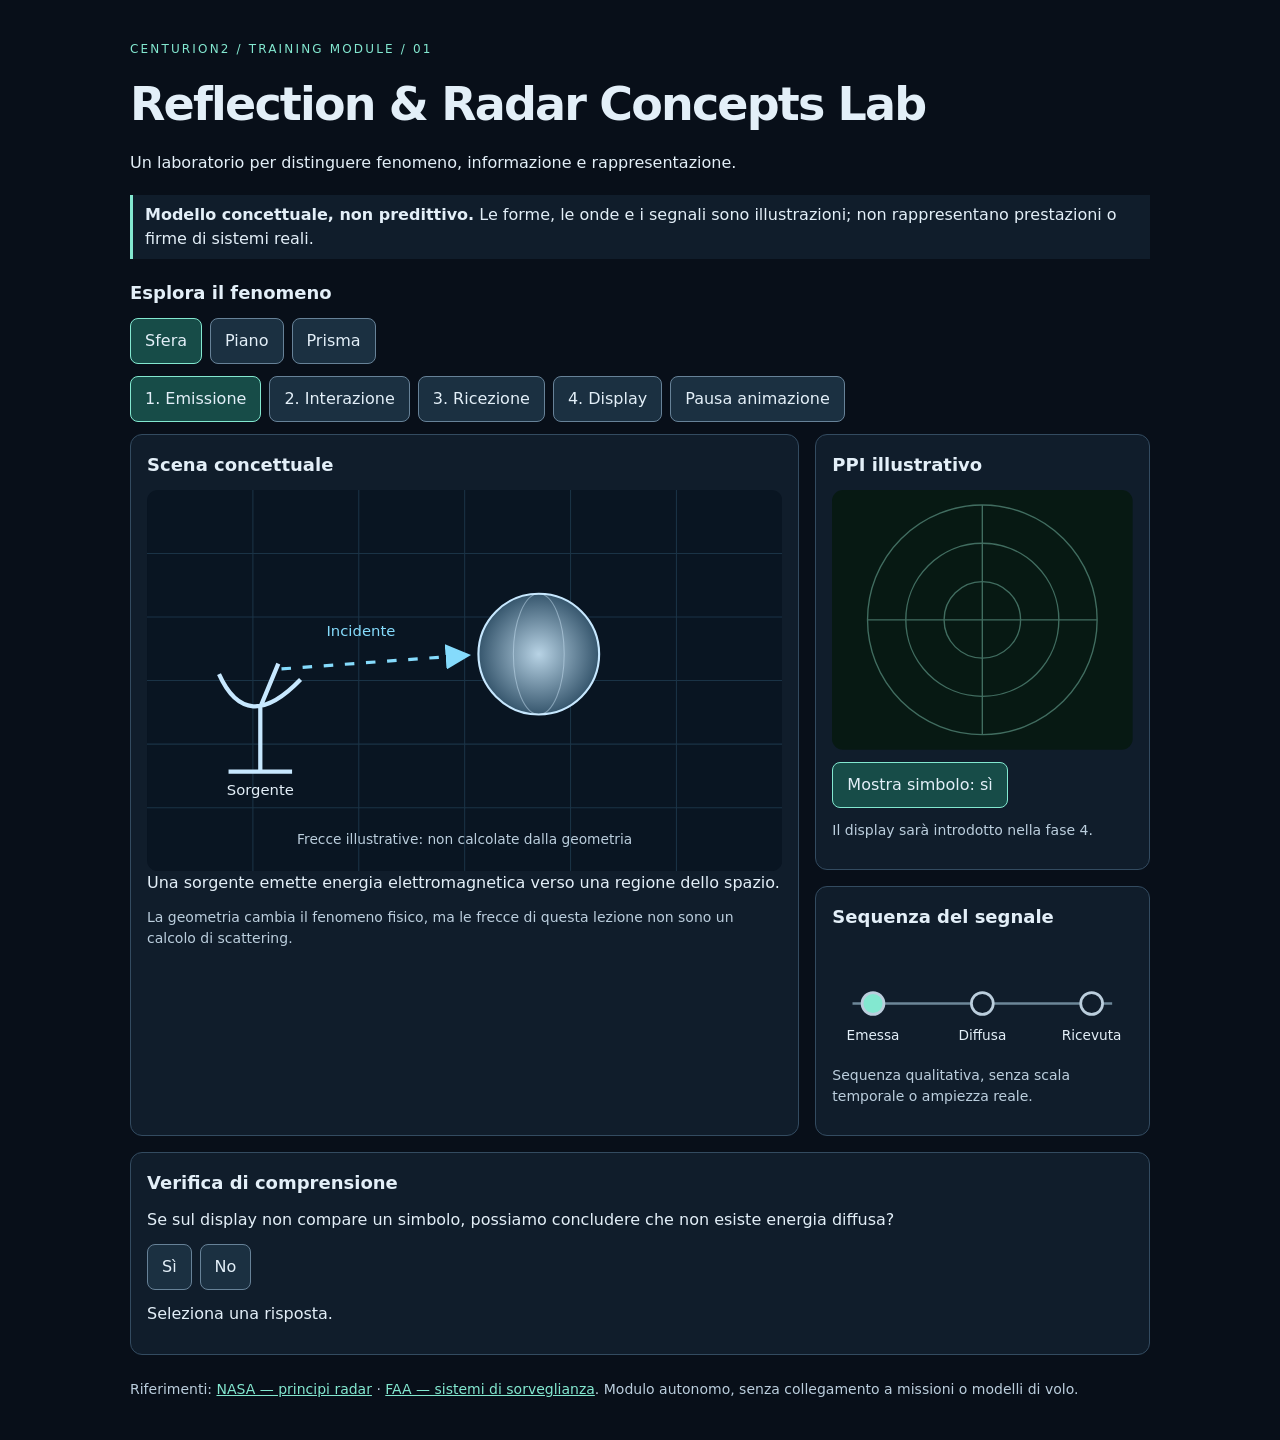
<file: radar-concepts-lab/index.html>
<!doctype html>
<html lang="it">
<head><meta charset="utf-8"><meta name="viewport" content="width=device-width,initial-scale=1"><title>CENTURION2 | Sensor Lab</title>
<style>
:root{color-scheme:dark;--bg:#080f19;--panel:#101d2b;--line:#334b60;--ink:#e3eff8;--accent:#83e8d0}*{box-sizing:border-box}body{margin:0;background:var(--bg);color:var(--ink);font:16px/1.5 system-ui,sans-serif}main{max-width:1100px;margin:auto;padding:clamp(16px,4vw,40px)}h1,h2,p{margin:0 0 12px}h1{font-size:clamp(28px,5vw,46px);letter-spacing:-.04em}h2{font-size:18px}.eyebrow{letter-spacing:.18em;font-size:12px;color:var(--accent)}.notice{border-left:3px solid var(--accent);padding:8px 12px;background:var(--panel);margin:20px 0}.grid{display:grid;grid-template-columns:2fr 1fr;gap:16px}.panel{border:1px solid var(--line);border-radius:12px;background:var(--panel);padding:16px;min-width:0}.side{display:grid;gap:16px}svg{width:100%;height:auto;display:block}button{font:inherit;color:var(--ink);background:#1b3041;border:1px solid #678298;border-radius:8px;padding:10px 14px;cursor:pointer;min-height:44px}button[aria-pressed=true]{background:#174c48;border-color:var(--accent)}button:focus-visible,a:focus-visible{outline:3px solid #f7d883;outline-offset:3px}.controls{display:flex;flex-wrap:wrap;gap:8px;margin:12px 0}.muted{color:#bbcedd;font-size:14px}.quiz{margin-top:16px}a{color:var(--accent)}.pulse{stroke-dasharray:9 11;animation:flow 1.8s linear infinite}@keyframes flow{to{stroke-dashoffset:-40}}body.paused .pulse{animation-play-state:paused}@media(prefers-reduced-motion:reduce){.pulse{animation:none}}@media(max-width:720px){.grid{grid-template-columns:1fr}}
</style></head>
<body><main>
<header><p class="eyebrow">CENTURION2 / TRAINING MODULE / 01</p><h1>Reflection &amp; Radar Concepts Lab</h1><p>Un laboratorio per distinguere fenomeno, informazione e rappresentazione.</p></header>
<p class="notice"><strong>Modello concettuale, non predittivo.</strong> Le forme, le onde e i segnali sono illustrazioni; non rappresentano prestazioni o firme di sistemi reali.</p>
<section aria-label="Controlli"><h2>Esplora il fenomeno</h2><div class="controls" role="group" aria-label="Forma geometrica"><button type="button" data-shape="sphere" aria-pressed="true">Sfera</button><button type="button" data-shape="plane" aria-pressed="false">Piano</button><button type="button" data-shape="prism" aria-pressed="false">Prisma</button></div>
<div class="controls" role="group" aria-label="Fasi della lezione"><button type="button" data-step="0" aria-pressed="true">1. Emissione</button><button type="button" data-step="1" aria-pressed="false">2. Interazione</button><button type="button" data-step="2" aria-pressed="false">3. Ricezione</button><button type="button" data-step="3" aria-pressed="false">4. Display</button><button type="button" id="motion" aria-pressed="false">Pausa animazione</button></div></section>
<div class="grid"><section class="panel"><h2>Scena concettuale</h2>
<svg viewBox="0 0 600 360" role="img" aria-labelledby="scene-title scene-desc"><title id="scene-title">Diagramma di emissione e dispersione</title><desc id="scene-desc">Una sorgente emette un'onda verso una forma astratta. Le frecce indicano concettualmente la dispersione.</desc><defs><radialGradient id="metal"><stop stop-color="#b8d3e5"/><stop offset="1" stop-color="#36566d"/></radialGradient><marker id="a" markerWidth="8" markerHeight="8" refX="7" refY="4" orient="auto"><path d="M0 0L8 4L0 8Z" fill="#85dbfc"/></marker><marker id="b" markerWidth="8" markerHeight="8" refX="7" refY="4" orient="auto"><path d="M0 0L8 4L0 8Z" fill="#ffd38b"/></marker></defs>
<rect width="600" height="360" rx="10" fill="#091522"/><g stroke="#1a3346"><path d="M0 60H600M0 120H600M0 180H600M0 240H600M0 300H600M100 0V360M200 0V360M300 0V360M400 0V360M500 0V360"/></g>
<g id="shape-sphere"><circle cx="370" cy="155" r="57" fill="url(#metal)" stroke="#c7e8ff" stroke-width="2"/><ellipse cx="370" cy="155" rx="24" ry="57" fill="none" stroke="#d1e8fa" opacity=".45"/></g>
<g id="shape-plane" style="display:none"><path d="M319 86L425 120L425 221L319 187Z" fill="url(#metal)" stroke="#c7e8ff" stroke-width="2"/></g>
<g id="shape-prism" style="display:none"><path d="M313 191L370 90L427 191Z" fill="#718fa5" stroke="#c7e8ff" stroke-width="2"/><path d="M370 90L460 108L427 191Z" fill="#37586d" stroke="#c7e8ff" stroke-width="2"/></g>
<g stroke="#c7e8ff" stroke-width="4" fill="none"><path d="M68 174Q94 232 145 179M107 205V266M77 266H137M107 205L124 164"/></g><text x="107" y="288" fill="#e3eff8" text-anchor="middle" font-size="14">Sorgente</text>
<g id="incident"><path d="M127 169L303 156" class="pulse" fill="none" stroke="#85dbfc" stroke-width="3" marker-end="url(#a)"/><text x="202" y="138" fill="#85dbfc" text-anchor="middle" font-size="14">Incidente</text></g>
<g id="scatter" style="display:none" fill="none" stroke="#ffd38b" stroke-width="3" marker-end="url(#b)"><path d="M435 150L548 83"/><path d="M434 167L554 230"/><path d="M367 94L367 27"/><path d="M366 218L367 296"/></g>
<g id="received" style="display:none"><path d="M306 181L144 190" stroke="#ffd38b" stroke-dasharray="3 7" stroke-width="3" marker-end="url(#b)"/><text x="221" y="222" fill="#ffd38b" text-anchor="middle" font-size="14">Ricevuta (esempio)</text></g>
<text x="300" y="334" text-anchor="middle" fill="#bbcedd" font-size="13">Frecce illustrative: non calcolate dalla geometria</text></svg>
<p id="explanation" aria-live="polite">Una sorgente emette energia elettromagnetica verso una regione dello spazio.</p><p class="muted">La geometria cambia il fenomeno fisico, ma le frecce di questa lezione non sono un calcolo di scattering.</p></section>
<div class="side"><section class="panel"><h2>PPI illustrativo</h2><svg viewBox="0 0 220 190" role="img" aria-label="Rappresentazione schematica di un display radar"><rect width="220" height="190" rx="8" fill="#071913"/><g fill="none" stroke="#416d60"><circle cx="110" cy="95" r="28"/><circle cx="110" cy="95" r="56"/><circle cx="110" cy="95" r="84"/><path d="M110 11V179M26 95H194"/></g><g id="blip" style="display:none" fill="#b5ffe5"><circle cx="144" cy="56" r="5"/><text x="154" y="48" font-size="12">A</text></g></svg><div class="controls"><button id="display" type="button" aria-pressed="true" disabled>Mostra simbolo: sì</button></div><p class="muted" id="ppi-text" aria-live="polite">Il display sarà introdotto nella fase 4.</p></section>
<section class="panel"><h2>Sequenza del segnale</h2><svg viewBox="0 0 220 90" role="img" aria-label="Sequenza concettuale emissione, interazione e ricezione"><path d="M15 45H205" stroke="#6d8798" stroke-width="2"/><g id="nodes" fill="#101d2b" stroke="#bbcedd" stroke-width="2"><circle cx="30" cy="45" r="8"/><circle cx="110" cy="45" r="8"/><circle cx="190" cy="45" r="8"/></g><g fill="#e3eff8" font-size="10" text-anchor="middle"><text x="30" y="72">Emessa</text><text x="110" y="72">Diffusa</text><text x="190" y="72">Ricevuta</text></g></svg><p class="muted">Sequenza qualitativa, senza scala temporale o ampiezza reale.</p></section></div></div>
<section class="panel quiz"><h2>Verifica di comprensione</h2><p>Se sul display non compare un simbolo, possiamo concludere che non esiste energia diffusa?</p><div class="controls"><button type="button" data-answer="yes">Sì</button><button type="button" data-answer="no">No</button></div><p id="feedback" aria-live="polite">Seleziona una risposta.</p></section>
<footer class="muted" style="margin-top:24px">Riferimenti: <a href="https://science.nasa.gov/mission/nisar/get-to-know-sar/">NASA — principi radar</a> · <a href="https://www.faa.gov/air_traffic/publications/aim_html/chap4_section_5.html">FAA — sistemi di sorveglianza</a>. Modulo autonomo, senza collegamento a missioni o modelli di volo.</footer>
</main><script>
'use strict';
const explanations=[
'Una sorgente emette energia elettromagnetica verso una regione dello spazio.',
'L\u2019energia interagisce con un oggetto. Una parte può essere diffusa in diverse direzioni; la geometria e altre proprietà influenzano il fenomeno.',
'Il ricevitore osserva soltanto una parte del fenomeno. Non misura tutta l\u2019energia diffusa.',
'Un simbolo sul display è una rappresentazione elaborata, non una misura diretta della proprietà fisica dell\u2019oggetto. Prova a nascondere il simbolo: la scena resta invariata.'
];
const state={shape:'sphere',step:0,display:true};
const byId=id=>document.getElementById(id);
function pressed(selector,key,value){document.querySelectorAll(selector).forEach(b=>b.setAttribute('aria-pressed',String(b.dataset[key]===String(value))))}
function visible(id,on){byId(id).style.display=on?'':'none'}
function render(){
['sphere','plane','prism'].forEach(s=>visible('shape-'+s,s===state.shape));
pressed('[data-shape]','shape',state.shape);pressed('[data-step]','step',state.step);
visible('scatter',state.step>=1);visible('received',state.step>=2);visible('blip',state.step===3&&state.display);
byId('explanation').textContent=explanations[state.step];
byId('display').disabled=state.step!==3;byId('display').setAttribute('aria-pressed',String(state.display));byId('display').textContent='Mostra simbolo: '+(state.display?'sì':'no');
byId('ppi-text').textContent=state.step<3?'Il display sarà introdotto nella fase 4.':state.display?'Simbolo presente (scenario illustrativo).':'Simbolo nascosto: non implica assenza di energia diffusa.';
document.querySelectorAll('#nodes circle').forEach((c,i)=>c.setAttribute('fill',i<=state.step?'#83e8d0':'#101d2b'));
}
document.querySelectorAll('[data-shape]').forEach(b=>b.addEventListener('click',()=>{state.shape=b.dataset.shape;render()}));
document.querySelectorAll('[data-step]').forEach(b=>b.addEventListener('click',()=>{state.step=Number(b.dataset.step);render()}));
byId('display').addEventListener('click',()=>{state.display=!state.display;render()});
byId('motion').addEventListener('click',()=>{const paused=document.body.classList.toggle('paused');byId('motion').setAttribute('aria-pressed',String(paused));byId('motion').textContent=paused?'Riprendi animazione':'Pausa animazione'});
document.querySelectorAll('[data-answer]').forEach(b=>b.addEventListener('click',()=>{byId('feedback').textContent=b.dataset.answer==='no'?'Corretto. Energia diffusa, energia ricevuta e simbolo visualizzato sono concetti distinti.':'Non necessariamente: un simbolo assente non dimostra che non esista energia diffusa.'}));
render();
</script></body></html>
</file>
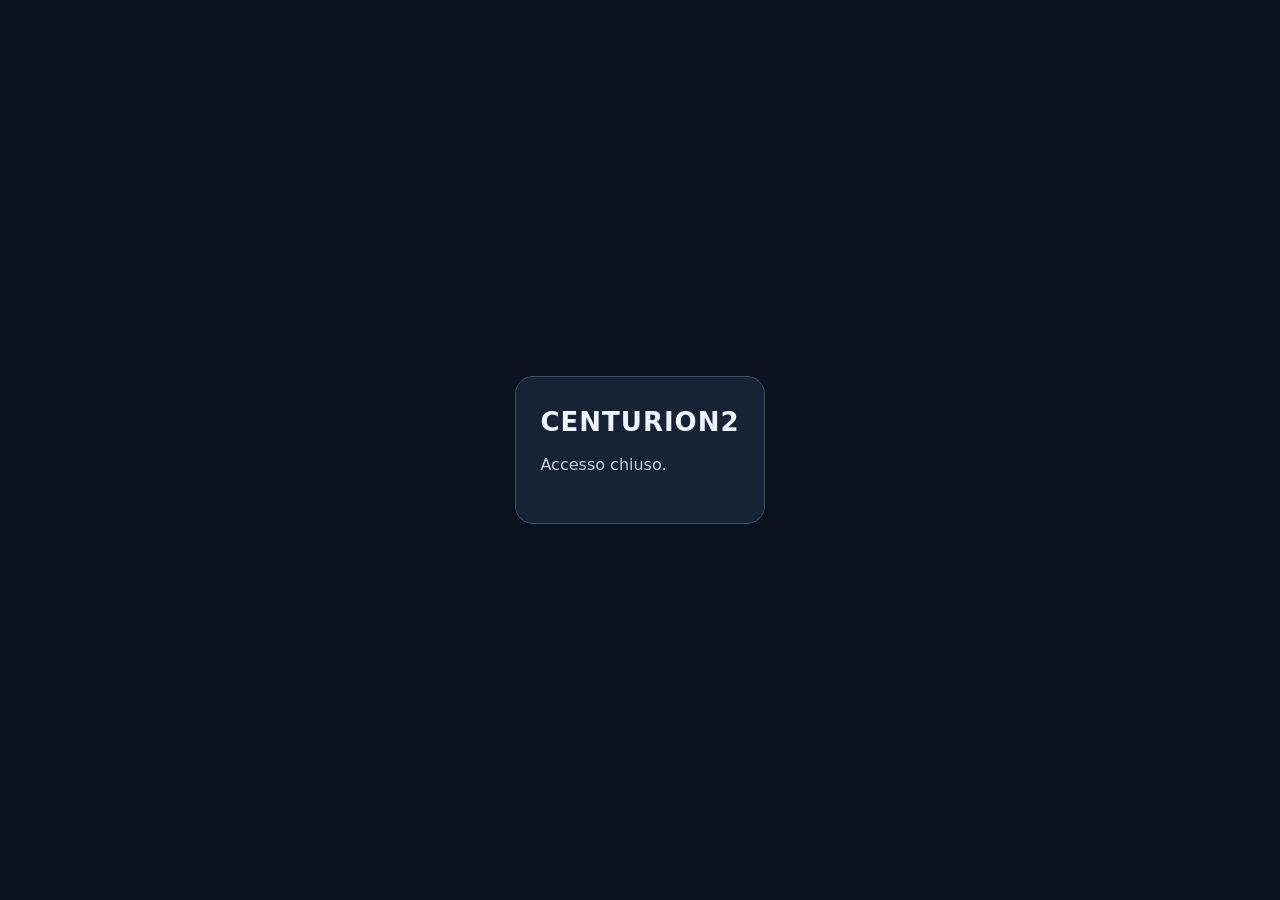
<file: .github/security/chiuso.html>
<!doctype html>
<html lang="it">
<head>
<meta charset="utf-8">
<meta name="viewport" content="width=device-width,initial-scale=1">
<meta name="robots" content="noindex,nofollow">
<title>CENTURION2</title>
<style>
  html,body{margin:0;min-height:100%;background:#0b121e;color:#edf3ff;font-family:system-ui,-apple-system,"Segoe UI",Roboto,Arial,sans-serif}
  body{display:flex;justify-content:center;align-items:center;min-height:100vh;padding:20px;box-sizing:border-box}
  .card{max-width:420px;padding:30px 24px;border:1px solid #38506c;border-radius:18px;background:#172234}
  h1{font-size:26px;letter-spacing:1px;margin:0 0 8px}p{line-height:1.5;color:#c0ccde}
</style>
</head>
<body>
<main class="card"><h1>CENTURION2</h1><p>Accesso chiuso.</p></main>
<script>
  // dispositivi che avevano l'app: il service worker nuovo cancella cache e chiavi e si disinstalla
  if ("serviceWorker" in navigator) navigator.serviceWorker.register("sw.js").catch(() => {});
</script>
</body>
</html>
</file>
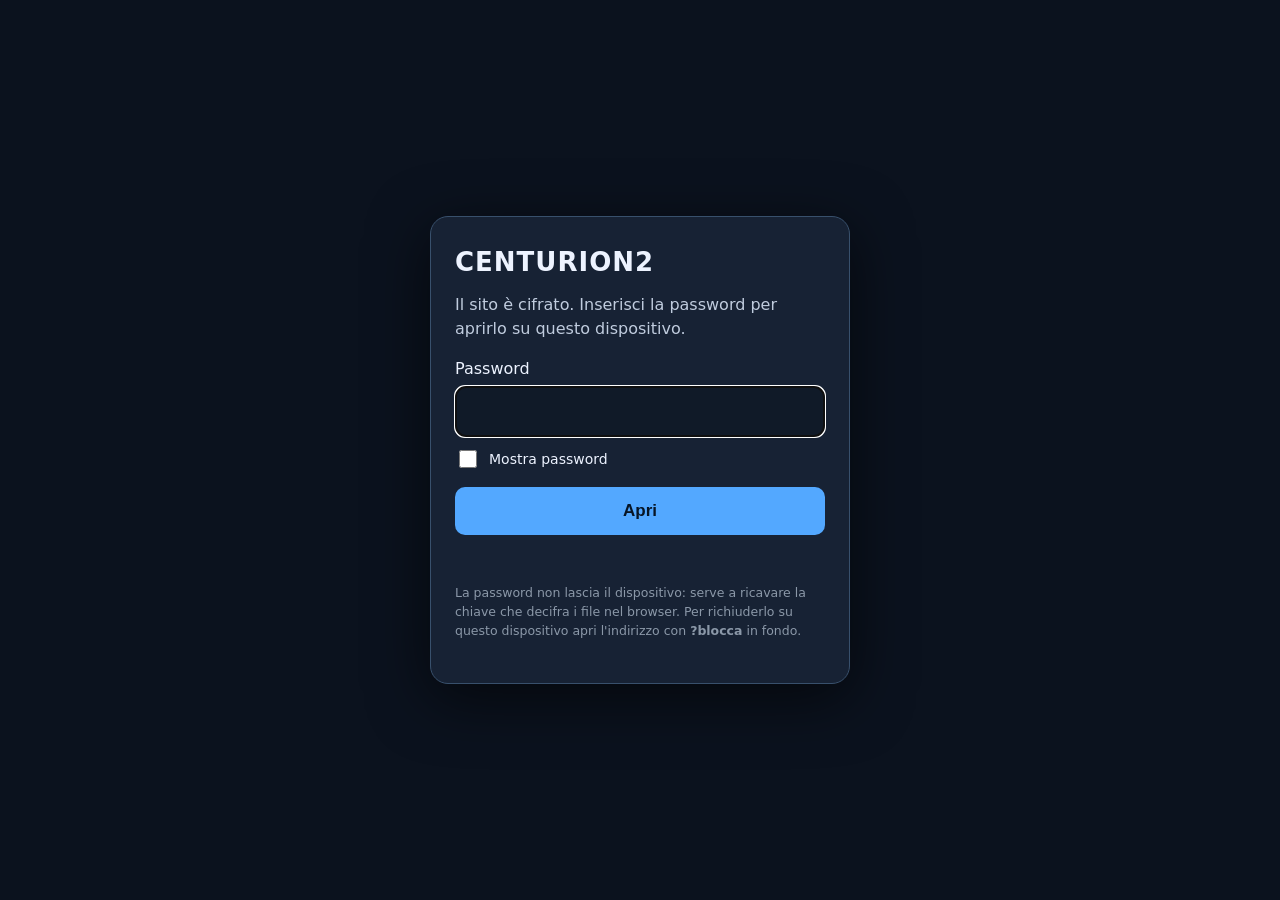
<file: .github/security/sblocco.html>
<!doctype html>
<html lang="it">
<head>
<meta charset="utf-8">
<meta name="viewport" content="width=device-width,initial-scale=1,viewport-fit=cover">
<meta name="robots" content="noindex,nofollow">
<meta name="theme-color" content="#0b121e">
<title>CENTURION2</title>
<link rel="icon" href="data:image/svg+xml,%3Csvg xmlns='http://www.w3.org/2000/svg' viewBox='0 0 64 64'%3E%3Crect width='64' height='64' rx='14' fill='%230b121e'/%3E%3Cpath d='M32 10 52 50H12z' fill='%2353a8ff'/%3E%3C/svg%3E">
<style>
  *{box-sizing:border-box}
  html,body{margin:0;min-height:100%;background:#0b121e;color:#edf3ff;font-family:system-ui,-apple-system,BlinkMacSystemFont,"Segoe UI",Roboto,Arial,sans-serif}
  body{display:flex;justify-content:center;align-items:center;min-height:100vh;padding:max(20px,env(safe-area-inset-top)) 20px max(20px,env(safe-area-inset-bottom))}
  .card{width:100%;max-width:420px;padding:30px 24px;border:1px solid #38506c;border-radius:18px;background:#172234;box-shadow:0 14px 60px #0009}
  h1{font-size:26px;letter-spacing:1px;margin:0 0 8px}
  p{line-height:1.5;color:#c0ccde}
  label{display:block;margin:18px 0 8px}
  #pw{width:100%;padding:14px;border:1px solid #7289a7;border-radius:10px;background:#101a28;color:#fff;font-size:18px}
  .vis{display:flex;align-items:center;gap:9px;font-size:14px;margin:10px 0 0}
  .vis input{width:18px;height:18px}
  button{width:100%;padding:14px;margin-top:16px;border:0;border-radius:10px;background:#53a8ff;color:#071525;font-weight:800;font-size:17px;cursor:pointer;min-height:48px}
  button:disabled{opacity:.6}
  #msg{min-height:1.5em;font-size:14px}
  .nota{font-size:12.5px;color:#8b98a8;margin-top:14px}
</style>
</head>
<body>
<main class="card">
  <h1>CENTURION2</h1>
  <p>Il sito è cifrato. Inserisci la password per aprirlo su questo dispositivo.</p>
  <form id="f">
    <label for="pw">Password</label>
    <input id="pw" type="password" autocomplete="current-password" autocapitalize="off" spellcheck="false" required autofocus>
    <label class="vis"><input id="mostra" type="checkbox"> Mostra password</label>
    <button id="b" type="submit">Apri</button>
    <p id="msg" role="status" aria-live="polite"></p>
  </form>
  <p class="nota">La password non lascia il dispositivo: serve a ricavare la chiave che decifra i file nel browser. Per richiuderlo su questo dispositivo apri l'indirizzo con <b>?blocca</b> in fondo.</p>
</main>
<script>
(() => {
  "use strict";
  const f = document.getElementById("f"), pw = document.getElementById("pw"), b = document.getElementById("b"), msg = document.getElementById("msg");
  document.getElementById("mostra").addEventListener("change", e => { pw.type = e.target.checked ? "text" : "password"; });
  const ok = "serviceWorker" in navigator && window.crypto && crypto.subtle && window.indexedDB;
  if (!ok) { msg.textContent = "Questo browser non può aprire il sito cifrato: servono service worker, WebCrypto e IndexedDB (alcuni browser li disattivano in navigazione privata)."; b.disabled = true; return; }
  const registrazione = navigator.serviceWorker.register("sw.js").catch(err => { msg.textContent = "Service worker non disponibile: " + err.message; throw err; });
  const te = new TextEncoder();
  const daHex = h => Uint8Array.from(h.match(/.{2}/g), x => parseInt(x, 16));
  const daB64 = s => Uint8Array.from(atob(s), c => c.charCodeAt(0));
  function salva(rec) {
    return new Promise((fatto, errore) => {
      const r = indexedDB.open("centurion2-chiavi", 1);
      r.onupgradeneeded = () => r.result.createObjectStore("chiavi");
      r.onerror = () => errore(r.error);
      r.onsuccess = () => { const db = r.result; try { const t = db.transaction("chiavi", "readwrite"); t.objectStore("chiavi").put(rec, "k"); t.oncomplete = () => { db.close(); fatto(); }; t.onerror = () => { db.close(); errore(t.error); }; } catch (err) { db.close(); errore(err); } };
    });
  }
  let tentativi = 0, occupato = false;
  f.addEventListener("submit", async e => {
    e.preventDefault(); if (occupato || !pw.value) return;
    occupato = true; b.disabled = true; msg.textContent = "Verifica in corso…";
    try {
      const meta = await (await fetch("x/meta.json", { cache: "no-cache" })).json();
      const base = await crypto.subtle.importKey("raw", te.encode(pw.value.trim()), "PBKDF2", false, ["deriveBits"]);
      const bits = new Uint8Array(await crypto.subtle.deriveBits({ name: "PBKDF2", salt: daHex(meta.sale), iterations: meta.iter, hash: "SHA-256" }, base, 512));
      const enc = await crypto.subtle.importKey("raw", bits.slice(0, 32), { name: "AES-GCM" }, false, ["decrypt"]);
      const nomi = await crypto.subtle.importKey("raw", bits.slice(32, 64), { name: "HMAC", hash: "SHA-256" }, false, ["sign"]);
      const c = daB64(meta.controllo);
      try { await crypto.subtle.decrypt({ name: "AES-GCM", iv: c.slice(0, 12), additionalData: te.encode("controllo") }, enc, c.slice(12)); }
      catch (err) {
        bits.fill(0); tentativi++; pw.value = ""; msg.textContent = "Password non corretta.";
        await new Promise(r => setTimeout(r, Math.min(5000, tentativi * 700))); pw.focus(); return;
      }
      msg.textContent = "Apertura…";
      try { await salva({ enc, nomi }); } catch (err) { await salva({ raw: bits.slice(0, 64).buffer }); }   // browser che non clonano le CryptoKey
      bits.fill(0); pw.value = "";
      await registrazione; const reg = await navigator.serviceWorker.ready;
      if (reg.active) reg.active.postMessage("chiavi");
      location.replace(location.pathname.replace(/index\.html$/, "") + location.hash);
    } catch (err) {
      msg.textContent = "Impossibile aprire: " + (err && err.message || err);
    } finally { occupato = false; b.disabled = false; }
  });
})();
</script>
</body>
</html>
</file>
